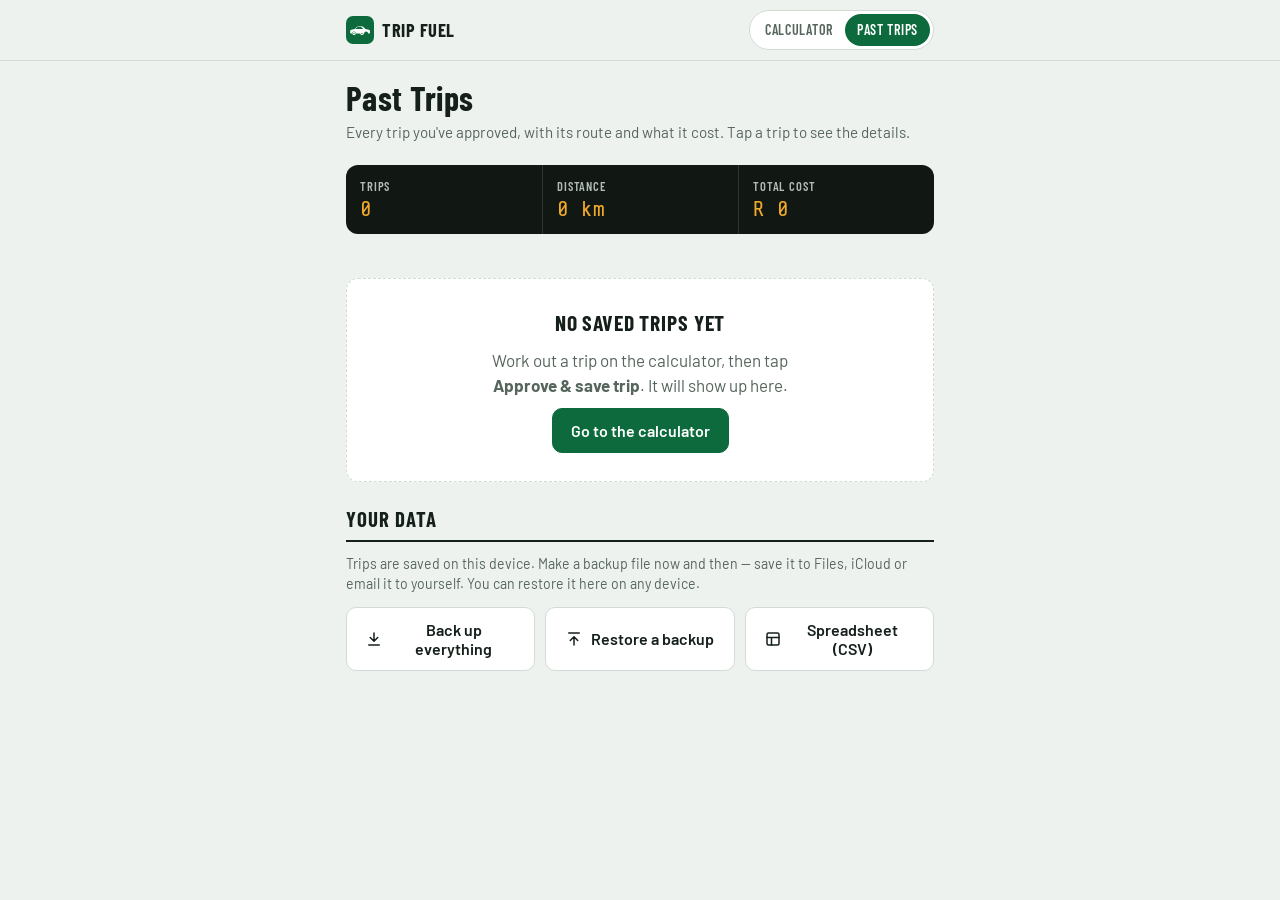
<file: trips.html>
<!doctype html>
<html lang="en">
<head>
<meta charset="utf-8">
<meta name="viewport" content="width=device-width,initial-scale=1,viewport-fit=cover">
<title>Past Trips · Trip Fuel</title>
<meta name="theme-color" content="#0c6a3c">
<meta name="apple-mobile-web-app-capable" content="yes">
<meta name="apple-mobile-web-app-status-bar-style" content="black-translucent">
<meta name="apple-mobile-web-app-title" content="Trip Fuel">
<link rel="manifest" href="manifest.webmanifest">
<link rel="apple-touch-icon" href="icon-180.png">
<link rel="icon" href="icon.svg" type="image/svg+xml">
<link rel="preconnect" href="https://fonts.googleapis.com">
<link rel="preconnect" href="https://fonts.gstatic.com" crossorigin>
<link rel="stylesheet" href="https://fonts.googleapis.com/css2?family=Barlow+Condensed:wght@600;700&family=Barlow:wght@400;500;600&family=Share+Tech+Mono&display=swap">
<link rel="stylesheet" href="style.css">
</head>
<body>
<nav class="topbar" aria-label="Pages">
  <div class="topbar-in">
    <a class="brand" href="./" aria-label="Trip Fuel"><i><svg viewBox="110 231 1296 590" aria-hidden="true"><path d="M120 660v-96c0-44 30-82 73-92l221-50 150-135c33-30 76-46 121-46h146c45 0 88 16 121 46l150 135 221 50c43 10 73 48 73 92v96c0 26-21 47-47 47h-74a128 128 0 0 0-256 0H497a128 128 0 0 0-256 0h-74c-26 0-47-21-47-47z"/><circle cx="369" cy="707" r="104"/><circle cx="881" cy="707" r="104"/><circle cx="369" cy="707" r="40" class="cut"/><circle cx="881" cy="707" r="40" class="cut"/><path d="M452 420l122-110c17-15 38-23 60-23h148c22 0 43 8 60 23l122 110z" class="cut"/></svg></i><span>Trip Fuel</span></a>
    <div class="tabs">
      <a href="./">Calculator</a>
      <a href="trips.html" aria-current="page">Past trips <span class="badge" id="trip-count"></span></a>
    </div>
  </div>
</nav>

<div class="wrap">
  <header>
    <h1>Past Trips</h1>
    <p class="sub">Every trip you've approved, with its route and what it cost. Tap a trip to see the details.</p>
  </header>

  <section class="summary" aria-label="Totals">
    <div><span id="s-label">Trips</span><b id="s-count">0</b></div>
    <div><span>Distance</span><b id="s-km">0 km</b></div>
    <div><span>Total cost</span><b id="s-cost">R 0</b></div>
  </section>

  <section class="group" id="tools" aria-label="Filter and sort">
    <div class="periods" role="group" aria-label="Period" id="periods">
      <button type="button" class="chip" data-period="all">All time</button>
      <button type="button" class="chip" data-period="month">This month</button>
      <button type="button" class="chip" data-period="last">Last month</button>
      <button type="button" class="chip" data-period="year">This year</button>
    </div>
    <div class="controls">
      <label class="f">Search
        <span class="search">
          <svg viewBox="0 0 24 24" fill="none" stroke="currentColor" stroke-width="2" stroke-linecap="round" aria-hidden="true"><circle cx="11" cy="11" r="7"/><path d="M20 20l-3.5-3.5"/></svg>
          <input type="search" id="q" placeholder="Trip, place, vehicle or driver" autocomplete="off">
        </span>
      </label>
      <label class="f">Vehicle
        <select id="fveh"><option value="">All vehicles</option></select>
      </label>
    </div>
    <div class="sortchips" role="group" aria-label="Sort by" id="sorts">
      <button type="button" class="chip" data-sort="new">Newest</button>
      <button type="button" class="chip" data-sort="old">Oldest</button>
      <button type="button" class="chip" data-sort="costhi">Most expensive</button>
      <button type="button" class="chip" data-sort="costlo">Least expensive</button>
      <button type="button" class="chip" data-sort="kmhi">Longest</button>
      <button type="button" class="chip" data-sort="vehicle">Vehicle A–Z</button>
      <button type="button" class="chip" data-sort="driver">Driver A–Z</button>
      <button type="button" class="chip" data-sort="name">Trip A–Z</button>
    </div>
    <div class="listmeta"><span id="showing"></span><button type="button" class="linkish" id="clearf" hidden>Clear filters</button></div>
  </section>

  <section class="breakdown" id="breakdown" hidden></section>

  <ul class="trips" id="list" aria-label="Saved trips"></ul>

  <div class="emptystate" id="empty" hidden>
    <h2>No saved trips yet</h2>
    <p>Work out a trip on the calculator, then tap <b>Approve &amp; save trip</b>. It will show up here.</p>
    <a class="btn" href="./">Go to the calculator</a>
  </div>

  <section class="group" id="datatools" aria-labelledby="h-data">
    <h2 class="group-h" id="h-data">Your data</h2>
    <p class="note">Trips are saved on this device. Make a backup file now and then — save it to Files, iCloud or email it to yourself. You can restore it here on any device.</p>
    <div class="databtns">
      <button type="button" class="btn quiet" id="backup">
        <svg viewBox="0 0 24 24" fill="none" stroke="currentColor" stroke-width="2" stroke-linecap="round" stroke-linejoin="round" aria-hidden="true"><path d="M12 4v11M7 10l5 5 5-5M5 20h14"/></svg>
        Back up everything
      </button>
      <button type="button" class="btn quiet" id="restore">
        <svg viewBox="0 0 24 24" fill="none" stroke="currentColor" stroke-width="2" stroke-linecap="round" stroke-linejoin="round" aria-hidden="true"><path d="M12 20V9M7 14l5-5 5 5M5 4h14"/></svg>
        Restore a backup
      </button>
      <button type="button" class="btn quiet" id="export">
        <svg viewBox="0 0 24 24" fill="none" stroke="currentColor" stroke-width="2" stroke-linecap="round" stroke-linejoin="round" aria-hidden="true"><rect x="4" y="4" width="16" height="16" rx="2"/><path d="M4 10h16M10 10v10"/></svg>
        Spreadsheet (CSV)
      </button>
    </div>
    <input type="file" id="restore-file" accept="application/json,.json" hidden>
    <div class="backup-note" id="backup-note" hidden></div>
  </section>
</div>

<dialog class="sheet" id="sheet" aria-labelledby="d-name">
  <div class="sheet-in" id="sheet-in"></div>
</dialog>

<script src="store.js"></script>
<script src="trips.js"></script>
</body>
</html>
</file>
<file: style.css>
/* Layout: one phone-width column — dark forecourt price board, the trip (with a route map), the car, and a green road-sign result card. */
:root{
  --bg:#eef2ef; --surface:#ffffff; --ink:#15201a; --muted:#56665c; --line:#d2dbd4;
  --sign:#0c6a3c; --sign-ink:#ffffff; --sign-soft:#e2efe7;
  --board:#111814; --board-line:#2a352e; --amber:#f0a92a; --board-ink:#cfd8d2;
  --warn:#9a4b00; --hover:#f3f7f4; --danger:#b3261e; --sign-text:#0c6a3c; --shadow:0 1px 2px rgba(20,32,26,.06),0 6px 18px rgba(20,32,26,.07);
  --display:"Barlow Condensed","Arial Narrow",Arial,sans-serif;
  --body:"Barlow",system-ui,-apple-system,"Segoe UI",sans-serif;
  --digits:"Share Tech Mono",ui-monospace,Menlo,Consolas,monospace;
  color-scheme:light;
}
@media (prefers-color-scheme: dark){:root{
  --bg:#0d1310; --surface:#151e19; --ink:#e7eee9; --muted:#97a89d; --line:#29352d;
  --sign:#1b8150; --sign-ink:#ffffff; --sign-soft:#16291f;
  --board:#070b09; --board-line:#26302a; --amber:#f5b53c; --board-ink:#c4cfc8;
  --warn:#f0a35a; --hover:#1c2721; --danger:#ff8a80; --sign-text:#5fcf95; --shadow:0 1px 2px rgba(0,0,0,.3),0 6px 18px rgba(0,0,0,.25); color-scheme:dark;
}}
*{box-sizing:border-box}
[hidden]{display:none!important}
html{-webkit-text-size-adjust:100%}
body{margin:0;background:var(--bg);color:var(--ink);font-family:var(--body);font-size:17px;line-height:1.45;padding-top:env(safe-area-inset-top,0px);padding-bottom:env(safe-area-inset-bottom,0px)}
.wrap{max-width:620px;margin:0 auto;padding:20px 16px 48px;display:flex;flex-direction:column;gap:22px}
h1{font-family:var(--display);font-weight:700;font-size:2.1rem;line-height:1;margin:0;letter-spacing:.01em}
.sub{color:var(--muted);margin:6px 0 0;font-size:.95rem}

/* Pump board */
.board{background:var(--board);color:var(--board-ink);border-radius:10px;padding:14px 14px 12px;display:flex;flex-direction:column;gap:12px}
.board-top{display:flex;justify-content:space-between;align-items:center;gap:10px;flex-wrap:wrap}
.board-title{font-family:var(--display);font-weight:600;text-transform:uppercase;letter-spacing:.08em;font-size:.95rem}
.seg{display:inline-flex;border:1px solid var(--board-line);border-radius:999px;padding:2px}
.seg button{all:unset;cursor:pointer;font-family:var(--display);font-weight:600;letter-spacing:.05em;text-transform:uppercase;font-size:.85rem;padding:5px 12px;border-radius:999px;color:var(--board-ink)}
.seg button[aria-pressed="true"]{background:var(--amber);color:#1a1205}
.seg button:focus-visible{outline:2px solid var(--amber);outline-offset:2px}
.prices{display:grid;grid-template-columns:repeat(4,minmax(0,1fr));gap:1px;background:var(--board-line);border:1px solid var(--board-line);border-radius:6px;overflow:hidden}
.cell{background:var(--board);padding:8px 6px 9px;text-align:center;cursor:pointer;border:0;color:inherit;font:inherit}
.cell:focus-visible{outline:2px solid var(--amber);outline-offset:-2px}
.cell .g{display:block;font-family:var(--display);font-weight:600;font-size:.82rem;letter-spacing:.06em;text-transform:uppercase}
.cell .p{display:block;font-family:var(--digits);color:var(--amber);font-size:1.45rem;line-height:1.15;margin-top:2px}
.cell.on{box-shadow:inset 0 -3px 0 var(--amber)}
.board-foot{font-size:.8rem;opacity:.8}

/* Form groups */
.group{display:flex;flex-direction:column;gap:12px}
.group-h{font-family:var(--display);font-weight:700;font-size:1.3rem;text-transform:uppercase;letter-spacing:.05em;margin:0;padding-bottom:6px;border-bottom:2px solid var(--ink)}
.row{display:grid;grid-template-columns:1fr 1fr;gap:12px}
.row > *{min-width:0}
label.f,.f{display:flex;flex-direction:column;gap:5px;font-size:.88rem;font-weight:600;color:var(--muted)}
input[type=text],input[type=search],input[type=number],select{font:inherit;font-size:1.05rem;color:var(--ink);background:var(--surface);border:1.5px solid var(--line);border-radius:8px;padding:11px 12px;width:100%;min-width:0;-webkit-appearance:none;appearance:none}
select{background-image:linear-gradient(45deg,transparent 50%,var(--muted) 50%),linear-gradient(135deg,var(--muted) 50%,transparent 50%);background-position:calc(100% - 18px) 50%,calc(100% - 12px) 50%;background-size:6px 6px;background-repeat:no-repeat;padding-right:32px}
input:focus-visible,select:focus-visible{outline:none;border-color:var(--sign);box-shadow:0 0 0 3px var(--sign-soft)}
.unit{position:relative}
.unit input{padding-right:62px}
.unit span{position:absolute;right:12px;top:50%;transform:translateY(-50%);color:var(--muted);font-size:.9rem;pointer-events:none}

/* Address fields */
.addr{position:relative;display:flex;flex-direction:column;gap:5px}
.addr-line{display:flex;gap:8px}
.addr-line input{flex:1}
.addr .tag{display:inline-flex;align-items:center;justify-content:center;width:28px;height:28px;border-radius:50%;background:var(--sign);color:var(--sign-ink);font-family:var(--display);font-weight:700;font-size:.95rem;flex:none}
.addr-label{display:flex;align-items:center;gap:8px;font-size:.88rem;font-weight:600;color:var(--muted)}
.gps{font:inherit;font-size:.9rem;font-weight:600;border:1.5px solid var(--sign);background:transparent;color:var(--sign);border-radius:8px;padding:0 12px;cursor:pointer;white-space:nowrap}
.gps:disabled{opacity:.55;cursor:wait}
.gps:focus-visible{outline:2px solid var(--sign);outline-offset:2px}
.found{font-size:.85rem;color:var(--muted);min-height:1.2em}
.found b{color:var(--sign);font-weight:600}
.found.warn{color:var(--warn)}
.sugg{position:absolute;left:0;right:0;top:100%;margin-top:4px;z-index:1000;background:var(--surface);border:1.5px solid var(--line);border-radius:8px;list-style:none;margin-block:4px 0;padding:4px;box-shadow:0 8px 24px rgba(0,0,0,.18);max-height:300px;overflow:auto}
.sugg li{padding:9px 10px;border-radius:6px;cursor:pointer;display:flex;flex-direction:column;gap:1px}
.sugg li[aria-selected="true"],.sugg li:hover{background:var(--hover)}
.sugg .a{font-weight:600;color:var(--ink)}
.sugg .b{font-size:.85rem;color:var(--muted)}

#map{height:240px;border-radius:10px;border:1.5px solid var(--line);overflow:hidden;background:var(--surface)}
.leaflet-container{font-family:var(--body)}
.routeinfo{display:flex;flex-wrap:wrap;gap:6px 14px;font-size:.92rem;color:var(--muted)}
.routeinfo b{color:var(--ink);font-family:var(--digits);font-weight:400}

.checks{display:flex;flex-wrap:wrap;gap:10px}
.chk{display:flex;align-items:center;gap:8px;background:var(--surface);border:1.5px solid var(--line);border-radius:8px;padding:10px 12px;cursor:pointer;font-weight:500}
.chk input{width:20px;height:20px;accent-color:var(--sign)}
.note{font-size:.88rem;color:var(--muted);margin:0}
.note.warn{color:var(--warn)}
.linkish{all:unset;cursor:pointer;color:var(--sign);font-weight:600;text-decoration:underline;text-underline-offset:2px}
.linkish:focus-visible{outline:2px solid var(--sign)}
.carinfo{font-size:.9rem;color:var(--muted);margin:0}
.carinfo b{color:var(--ink);font-weight:600}

/* Result: road sign */
.sign{background:var(--sign);color:var(--sign-ink);border-radius:12px;padding:6px}
.sign-in{border:2px solid rgba(255,255,255,.85);border-radius:8px;padding:14px 16px 16px;display:flex;flex-direction:column;gap:10px}
.dest{font-family:var(--display);font-weight:700;text-transform:uppercase;letter-spacing:.04em;font-size:1.15rem;line-height:1.15;display:flex;flex-wrap:wrap;gap:4px 10px;align-items:baseline}
.dest > span:first-child{min-width:0;overflow-wrap:anywhere}
.dest .km{margin-left:auto;font-family:var(--digits);font-weight:400;letter-spacing:0;text-transform:none}
.total{font-family:var(--display);font-weight:700;font-size:3.6rem;line-height:.95;font-variant-numeric:tabular-nums}
.total small{font-size:1.1rem;font-weight:600;letter-spacing:.04em;margin-left:6px;opacity:.9}
.facts{display:grid;grid-template-columns:repeat(3,minmax(0,1fr));gap:8px;border-top:1px solid rgba(255,255,255,.35);padding-top:10px}
.facts div{display:flex;flex-direction:column;gap:1px}
.facts span{font-size:.75rem;text-transform:uppercase;letter-spacing:.07em;opacity:.85}
.facts b{font-family:var(--digits);font-weight:400;font-size:1.05rem}
.basis{font-size:.82rem;opacity:.9;margin:0}
.empty{font-family:var(--display);font-size:1.2rem;font-weight:600}
.credit{font-size:.78rem;color:var(--muted);margin:0}
.credit a{color:inherit}

@media (max-width:440px){
  .row{grid-template-columns:1fr}
  .cell .p{font-size:1.15rem}
  .total{font-size:3rem}
  .facts{grid-template-columns:1fr 1fr}
}
/* ---------- Top bar (shared by both pages) ---------- */
.topbar{position:sticky;top:0;z-index:1100;background:color-mix(in srgb,var(--bg) 88%,transparent);backdrop-filter:saturate(1.4) blur(10px);-webkit-backdrop-filter:saturate(1.4) blur(10px);border-bottom:1px solid var(--line);padding-top:env(safe-area-inset-top,0px)}
.topbar-in{max-width:620px;margin:0 auto;padding:10px 16px;display:flex;align-items:center;justify-content:space-between;gap:12px}
.brand{display:flex;align-items:center;gap:8px;white-space:nowrap;font-family:var(--display);font-weight:700;font-size:1.15rem;letter-spacing:.03em;text-transform:uppercase;color:var(--ink);text-decoration:none}
.brand i{display:inline-flex;width:28px;height:28px;border-radius:7px;background:var(--sign);color:var(--sign-ink);align-items:center;justify-content:center;font-style:normal;flex:none}
.brand i svg{width:72%;height:auto;fill:currentColor}
.brand i svg .cut{fill:var(--sign)}
.tabs{display:inline-flex;background:var(--surface);border:1px solid var(--line);border-radius:999px;padding:3px}
.tabs a{font-family:var(--display);font-weight:600;text-transform:uppercase;letter-spacing:.05em;font-size:.88rem;color:var(--muted);text-decoration:none;padding:6px 12px;border-radius:999px;display:inline-flex;align-items:center;gap:6px;white-space:nowrap}
.tabs a[aria-current="page"]{background:var(--sign);color:var(--sign-ink)}
.tabs a:focus-visible{outline:2px solid var(--sign);outline-offset:2px}
.badge{font-family:var(--digits);font-size:.78rem;min-width:20px;height:20px;border-radius:999px;padding:0 6px;display:inline-flex;align-items:center;justify-content:center;background:var(--sign-soft);color:var(--sign)}
.tabs a[aria-current="page"] .badge{background:rgba(255,255,255,.22);color:#fff}
.badge:empty{display:none}

/* ---------- Offline banner ---------- */
.offline{background:var(--amber);color:#1a1205;font-size:.92rem;font-weight:500;padding:9px 16px;text-align:center}

/* ---------- Saved places ---------- */
.places{display:flex;flex-wrap:wrap;gap:8px;align-items:center}
.places-label{font-size:.82rem;font-weight:600;color:var(--muted);text-transform:uppercase;letter-spacing:.06em;width:100%}
.placechip{display:inline-flex;border:1.5px solid var(--line);border-radius:999px;overflow:hidden;background:var(--surface);max-width:100%}
.placechip button{all:unset;cursor:pointer;font-size:.9rem;font-weight:600;padding:7px 12px;color:var(--ink);max-width:14rem;overflow:hidden;text-overflow:ellipsis;white-space:nowrap}
.placechip button:hover{background:var(--hover)}
.placechip button:focus-visible{outline:2px solid var(--sign);outline-offset:-2px}
.placechip .to{border-left:1.5px solid var(--line);color:var(--sign-text);font-family:var(--digits);font-weight:400;padding:7px 10px}

.star{all:unset;cursor:pointer;margin-left:auto;width:32px;height:32px;border-radius:8px;display:inline-flex;align-items:center;justify-content:center;color:var(--muted)}
.star[aria-pressed="true"]{color:var(--amber)}
.star:hover{background:var(--hover)}
.star:focus-visible{outline:2px solid var(--sign)}
.star svg{width:20px;height:20px}
.addr-label{display:flex;align-items:center;gap:8px;font-size:.88rem;font-weight:600;color:var(--muted)}
.swapline{display:flex;justify-content:center;margin:-4px 0}
.swap{font:inherit;font-size:.86rem;font-weight:600;color:var(--muted);background:var(--surface);border:1.5px solid var(--line);border-radius:999px;padding:5px 14px;cursor:pointer;display:inline-flex;align-items:center;gap:6px}
.swap:hover{color:var(--ink)}
.swap:focus-visible{outline:2px solid var(--sign);outline-offset:2px}
.swap svg{width:15px;height:15px}

/* ---------- Vehicle card & form ---------- */
.vehcard{background:var(--surface);border:1.5px solid var(--line);border-radius:10px;padding:12px 14px;display:flex;flex-wrap:wrap;align-items:center;gap:10px 16px}
.vehcard-facts{display:flex;flex-wrap:wrap;gap:10px 20px;flex:1;min-width:0}
.vehcard-facts div{display:flex;flex-direction:column;gap:1px;min-width:0}
.vehcard-facts span{font-size:.72rem;text-transform:uppercase;letter-spacing:.07em;color:var(--muted);font-weight:600}
.vehcard-facts b{font-family:var(--digits);font-weight:400;font-size:1rem;white-space:nowrap}
.vehcard .hint{font-size:.82rem;color:var(--muted);width:100%}

.vehform{background:var(--surface);border:1.5px solid var(--sign);border-radius:12px;padding:14px;display:flex;flex-direction:column;gap:12px;box-shadow:var(--shadow)}
.vehform-h{display:flex;justify-content:space-between;align-items:center;gap:10px;font-family:var(--display);font-size:1.15rem;text-transform:uppercase;letter-spacing:.04em}
.vehform-actions{display:flex;gap:10px}
.vehform-actions .btn{flex:1}
.closex.small{width:30px;height:30px}
.helper{border:1.5px solid var(--line);border-radius:10px;background:var(--bg)}
.helper summary{cursor:pointer;padding:10px 12px;font-size:.92rem;font-weight:600;color:var(--sign-text);list-style:none}
.helper summary::-webkit-details-marker{display:none}
.helper summary::before{content:"＋ ";font-family:var(--digits)}
.helper[open] summary::before{content:"－ "}
.helper summary:focus-visible{outline:2px solid var(--sign);outline-offset:-2px}
.helper-in{padding:0 12px 12px;display:flex;flex-direction:column;gap:10px}
.helper-out{font-size:.95rem;color:var(--muted);padding:8px 0}
.helper-out b{color:var(--ink);font-family:var(--digits);font-weight:400}

/* ---------- Result split ---------- */
.split{display:flex;gap:18px;flex-wrap:wrap;margin-top:-4px}
.split div{display:flex;align-items:baseline;gap:6px}
.split span{font-size:.75rem;text-transform:uppercase;letter-spacing:.07em;opacity:.85}
.split b{font-family:var(--digits);font-weight:400;font-size:1.05rem}

/* ---------- Buttons ---------- */
.btn{font:inherit;font-weight:600;font-size:1rem;border-radius:10px;padding:12px 18px;cursor:pointer;border:1.5px solid var(--sign);background:var(--sign);color:var(--sign-ink);text-decoration:none;display:inline-flex;align-items:center;justify-content:center;gap:8px;line-height:1.2}
.btn.ghost{background:transparent;color:var(--sign)}
.btn.quiet{background:var(--surface);color:var(--ink);border-color:var(--line)}
.btn.danger{background:transparent;color:var(--danger);border-color:color-mix(in srgb,var(--danger) 45%,transparent)}
.btn.big{width:100%;padding:15px 18px;font-size:1.1rem}
.btn:disabled{opacity:.6;cursor:default}
.btn:focus-visible{outline:2px solid var(--sign);outline-offset:2px}
.btn svg{width:18px;height:18px;flex:none}

/* ---------- Approve panel ---------- */
.approve{background:var(--surface);border:1.5px solid var(--line);border-radius:12px;padding:16px;display:flex;flex-direction:column;gap:14px;box-shadow:var(--shadow)}
.approve-h{display:flex;align-items:baseline;justify-content:space-between;gap:10px;flex-wrap:wrap}
.approve-h h2{font-family:var(--display);font-weight:700;font-size:1.3rem;text-transform:uppercase;letter-spacing:.05em;margin:0}
.approve-h span{font-size:.85rem;color:var(--muted)}
.approve .row3{display:grid;grid-template-columns:1fr 1fr;gap:12px}
.approve .row3 > :first-child{grid-column:1 / -1}
.approve .row3 > *{min-width:0}
.saved-line{display:flex;align-items:center;gap:8px;font-size:.92rem;color:var(--sign-text);font-weight:600}
.saved-line a{color:inherit}

/* ---------- Toast ---------- */
.toast{width:max-content;position:fixed;left:50%;bottom:calc(18px + env(safe-area-inset-bottom,0px));transform:translateX(-50%);z-index:3000;background:var(--ink);color:var(--bg);border-radius:12px;padding:12px 14px 12px 16px;display:flex;align-items:center;gap:14px;box-shadow:0 10px 30px rgba(0,0,0,.25);max-width:calc(100% - 32px);font-weight:500}
.toast button,.toast a{all:unset;cursor:pointer;font-weight:700;color:var(--amber);text-transform:uppercase;letter-spacing:.05em;font-family:var(--display);font-size:1rem;white-space:nowrap}
.toast button:focus-visible,.toast a:focus-visible{outline:2px solid var(--amber);outline-offset:2px}

/* ---------- Past trips page ---------- */
.summary{display:grid;grid-template-columns:repeat(3,minmax(0,1fr));background:var(--board);color:var(--board-ink);border-radius:12px;overflow:hidden}
.summary div{padding:12px 14px;display:flex;flex-direction:column;gap:2px;min-width:0}
.summary div + div{border-left:1px solid var(--board-line)}
.summary span{font-family:var(--display);font-weight:600;text-transform:uppercase;letter-spacing:.07em;font-size:.78rem;opacity:.85}
.summary b{font-family:var(--digits);font-weight:400;color:var(--amber);font-size:1.35rem;line-height:1.15;white-space:nowrap;overflow:hidden;text-overflow:ellipsis}
.periods{display:flex;gap:8px;overflow-x:auto;scrollbar-width:none;padding-bottom:2px}
.periods::-webkit-scrollbar{display:none}
.controls{display:grid;grid-template-columns:1fr minmax(0,11rem);gap:10px;align-items:end}
.controls > *{min-width:0}
.search{position:relative}
.search svg{position:absolute;left:12px;top:50%;transform:translateY(-50%);width:18px;height:18px;color:var(--muted);pointer-events:none}
.search input{padding-left:38px}
.sortchips{display:flex;gap:8px;overflow-x:auto;padding-bottom:2px;scrollbar-width:none}
.sortchips::-webkit-scrollbar{display:none}
.chip{font:inherit;font-size:.9rem;font-weight:600;white-space:nowrap;border:1.5px solid var(--line);background:var(--surface);color:var(--ink);border-radius:999px;padding:7px 13px;cursor:pointer}
.chip[aria-pressed="true"]{background:var(--ink);color:var(--bg);border-color:var(--ink)}
.chip:focus-visible{outline:2px solid var(--sign);outline-offset:2px}
.listmeta{display:flex;justify-content:space-between;align-items:center;gap:10px;font-size:.88rem;color:var(--muted)}

.trips{list-style:none;margin:0;padding:0;display:flex;flex-direction:column;gap:12px}
.trip{background:var(--surface);border:1px solid var(--line);border-radius:12px;box-shadow:var(--shadow);display:grid;grid-template-columns:132px minmax(0,1fr);overflow:hidden;cursor:pointer;transition:transform .12s ease,box-shadow .12s ease}
.trip:hover{transform:translateY(-1px)}
.trip:focus-visible{outline:2px solid var(--sign);outline-offset:2px}
.thumb{background:var(--sign-soft);position:relative;min-height:116px}
.thumb{overflow:hidden}
.thumb img{position:absolute;left:0;top:0;width:100%;height:125%;object-fit:cover;object-position:50% 50%;display:block} /* the bottom 20% of a snapshot is the sign strip; keep only the map */
.trip-body{padding:12px 14px;display:flex;flex-direction:column;gap:6px;min-width:0}
.trip-top{display:flex;justify-content:space-between;align-items:baseline;gap:10px}
.trip-name{font-family:var(--display);font-weight:700;font-size:1.2rem;line-height:1.1;text-transform:uppercase;letter-spacing:.02em;overflow-wrap:anywhere}
.trip-cost{font-family:var(--display);font-weight:700;font-size:1.45rem;color:var(--sign-text);white-space:nowrap;font-variant-numeric:tabular-nums}
.trip-route{font-size:.9rem;color:var(--muted);overflow:hidden;text-overflow:ellipsis;white-space:nowrap}
.trip-tags{display:flex;flex-wrap:wrap;gap:6px}
.ttag{display:inline-flex;align-items:center;gap:5px;font-size:.8rem;font-weight:600;background:var(--hover);border:1px solid var(--line);border-radius:6px;padding:2px 8px;color:var(--ink);max-width:100%;overflow:hidden;text-overflow:ellipsis;white-space:nowrap}
.ttag svg{width:13px;height:13px;flex:none;color:var(--muted)}
.trip-foot{display:flex;justify-content:space-between;align-items:center;gap:8px;font-size:.82rem;color:var(--muted);margin-top:auto}
.trip-foot .nums{font-family:var(--digits)}
.del{all:unset;cursor:pointer;color:var(--muted);display:inline-flex;align-items:center;justify-content:center;width:34px;height:34px;border-radius:8px;margin:-6px -8px -6px 0}
.del:hover{color:var(--danger);background:var(--hover)}
.del:focus-visible{outline:2px solid var(--danger)}
.del svg{width:18px;height:18px}

/* ---------- Breakdown bars ---------- */
.breakdown{display:flex;flex-direction:column;gap:12px}
.bars{display:flex;flex-direction:column;gap:12px}
.bar{display:grid;grid-template-columns:minmax(0,1fr) auto;grid-template-areas:"label value" "track track" "sub sub";gap:3px 10px;align-items:baseline}
.bl{grid-area:label;font-weight:600;overflow:hidden;text-overflow:ellipsis;white-space:nowrap}
.bv{grid-area:value;font-family:var(--display);font-weight:700;font-size:1.15rem;color:var(--sign-text);white-space:nowrap;font-variant-numeric:tabular-nums}
.btrack{grid-area:track;height:8px;border-radius:999px;background:var(--hover);border:1px solid var(--line);overflow:hidden}
.bfill{display:block;height:100%;background:var(--sign);border-radius:999px}
.bn{grid-area:sub;font-size:.82rem;color:var(--muted);font-family:var(--digits)}

/* ---------- Cost bar in trip detail ---------- */
.costbar{display:grid;grid-template-columns:repeat(3,minmax(0,1fr));gap:1px;background:var(--line);border:1px solid var(--line);border-radius:10px;overflow:hidden}
.costbar div{background:var(--surface);padding:10px 12px;display:flex;flex-direction:column;gap:1px;min-width:0}
.costbar span{font-size:.72rem;text-transform:uppercase;letter-spacing:.07em;color:var(--muted);font-weight:600}
.costbar b{font-family:var(--digits);font-weight:400;font-size:1.05rem;white-space:nowrap}
.costbar .tot{background:var(--sign);color:var(--sign-ink)}
.costbar .tot span{color:rgba(255,255,255,.85)}

/* ---------- Data tools ---------- */
.databtns{display:flex;flex-wrap:wrap;gap:10px}
.databtns .btn{flex:1 1 10rem}
.backup-note{font-size:.9rem;color:var(--sign-text);font-weight:600;background:var(--sign-soft);border-radius:8px;padding:10px 12px}
.backup-note.warn{color:var(--warn);background:color-mix(in srgb,var(--warn) 10%,transparent)}

.emptystate{background:var(--surface);border:1.5px dashed var(--line);border-radius:12px;padding:28px 20px;text-align:center;display:flex;flex-direction:column;align-items:center;gap:10px}
.emptystate h2{font-family:var(--display);font-weight:700;text-transform:uppercase;letter-spacing:.04em;margin:0;font-size:1.35rem}
.emptystate p{margin:0;color:var(--muted);max-width:36ch}

/* Trip detail sheet */
dialog.sheet{border:0;padding:0;margin:auto auto 0;width:100%;max-width:620px;max-height:92vh;border-radius:16px 16px 0 0;background:var(--bg);color:var(--ink);box-shadow:0 -10px 40px rgba(0,0,0,.3)}
dialog.sheet::backdrop{background:rgba(8,12,10,.55)}
@media (min-width:700px){dialog.sheet{margin:auto;border-radius:16px}}
.sheet-in{display:flex;flex-direction:column;gap:14px;padding:0 0 calc(18px + env(safe-area-inset-bottom,0px))}
.sheet-img{width:100%;display:block;aspect-ratio:16/9;object-fit:cover;background:var(--sign-soft)}
.sheet-close{position:absolute;top:10px;right:10px;all:unset;cursor:pointer}
.sheet-body{padding:0 16px;display:flex;flex-direction:column;gap:14px}
.sheet-title{display:flex;justify-content:space-between;align-items:flex-start;gap:12px}
.sheet-title h2{font-family:var(--display);font-weight:700;font-size:1.6rem;line-height:1.05;text-transform:uppercase;margin:0;overflow-wrap:anywhere}
.sheet-title .when{font-size:.88rem;color:var(--muted);margin-top:4px}
.closex{all:unset;cursor:pointer;width:36px;height:36px;border-radius:50%;display:inline-flex;align-items:center;justify-content:center;background:var(--surface);border:1px solid var(--line);flex:none}
.closex:focus-visible{outline:2px solid var(--sign)}
.closex svg{width:18px;height:18px}
.dl{display:grid;grid-template-columns:repeat(2,minmax(0,1fr));gap:1px;background:var(--line);border:1px solid var(--line);border-radius:10px;overflow:hidden;margin:0}
.dl div{background:var(--surface);padding:10px 12px;display:flex;flex-direction:column;gap:2px;min-width:0}
.dl dt{font-size:.75rem;text-transform:uppercase;letter-spacing:.07em;color:var(--muted);font-weight:600}
.dl dd{margin:0;font-weight:600;overflow-wrap:anywhere}
.dl dd.num{font-family:var(--digits);font-weight:400}
.dl .wide{grid-column:1 / -1}
.sheet-actions{display:grid;grid-template-columns:1fr 1fr;gap:10px}
.sheet-actions .btn{width:100%}
.sheet-actions .full{grid-column:1 / -1}
.confirm{display:flex;flex-direction:column;gap:10px;background:color-mix(in srgb,var(--danger) 8%,var(--surface));border:1.5px solid color-mix(in srgb,var(--danger) 40%,transparent);border-radius:10px;padding:12px}
.confirm p{margin:0;font-weight:600}
.confirm div{display:flex;gap:10px}
.confirm .btn{flex:1}
.confirm .btn.danger{background:var(--danger);color:#fff;border-color:var(--danger)}

@media (max-width:440px){
  .brand span{display:none}
  .trip{grid-template-columns:104px minmax(0,1fr)}
  .summary b{font-size:1.1rem}
  .controls{grid-template-columns:1fr}
}
@media (prefers-reduced-motion:reduce){*{transition:none!important;animation:none!important}}
</file>
